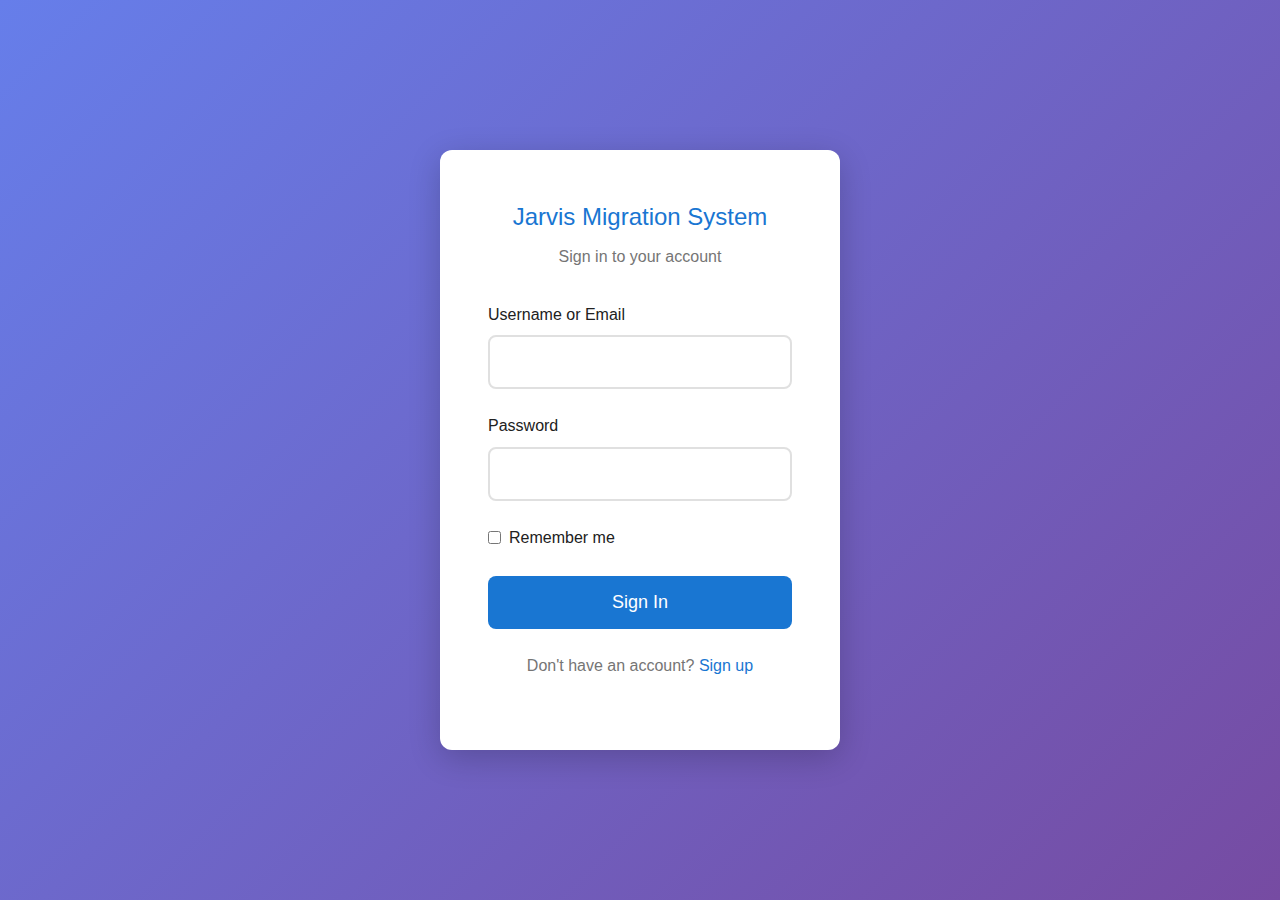
<file: frontend/index.html>
<!DOCTYPE html>
<html lang="en">
<head>
    <meta charset="UTF-8">
    <meta name="viewport" content="width=device-width, initial-scale=1.0">
    <title>Jarvis Migration System</title>
    <link rel="stylesheet" href="css/main.css">
    <link rel="stylesheet" href="css/layout.css">
    <link rel="stylesheet" href="css/components.css">
    <link rel="stylesheet" href="css/utilities.css">
</head>
<body>
    <script src="js/config.js"></script>
    <script src="js/utils.js"></script>
    <script src="js/auth.js"></script>
    <script>
        // Redirect based on authentication status
        if (isAuthenticated()) {
            window.location.href = 'dashboard.html';
        } else {
            window.location.href = 'login.html';
        }
    </script>
</body>
</html>
</file>
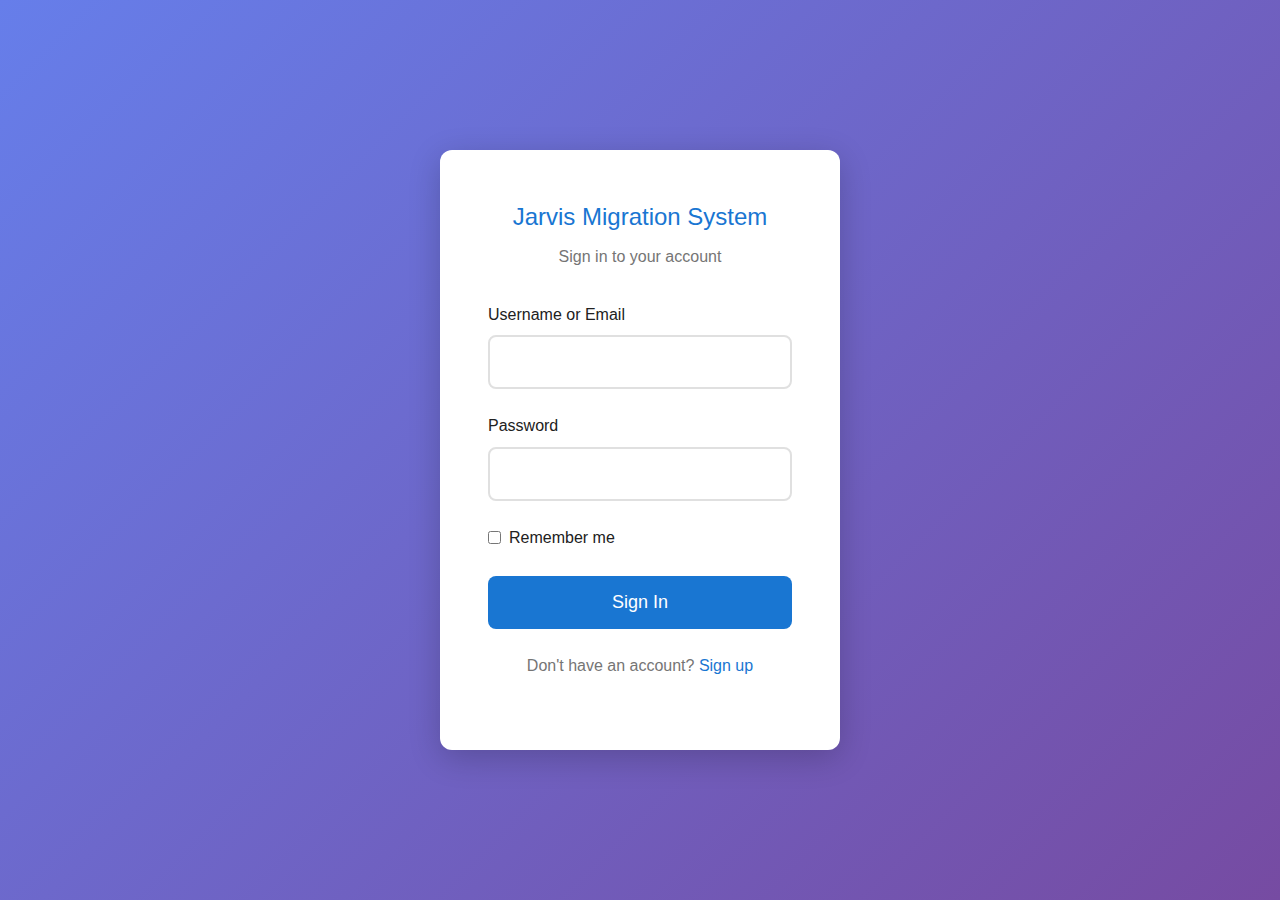
<file: frontend/create-operation.html>
<!DOCTYPE html>
<html lang="en">
<head>
    <meta charset="UTF-8">
    <meta name="viewport" content="width=device-width, initial-scale=1.0">
    <title>Create Operation - Jarvis Migration System</title>
    <link rel="stylesheet" href="css/main.css">
    <link rel="stylesheet" href="css/layout.css">
    <link rel="stylesheet" href="css/components.css">
    <link rel="stylesheet" href="css/utilities.css">
</head>
<body>
    <div id="header"></div>
    <div id="sidebar"></div>
    
    <div class="main-content">
        <div class="page-header">
            <div>
                <a href="operations.html" class="text-secondary">← Back to Operations</a>
                <h1 class="page-title mt-sm">Create Migration Operation</h1>
            </div>
        </div>
        
        <!-- Wizard Progress -->
        <div class="card mb-lg">
            <div class="card-body">
                <div class="wizard-progress">
                    <div class="wizard-step" data-step="1">
                        <div class="wizard-step-number">1</div>
                        <div class="wizard-step-label">Source</div>
                    </div>
                    <div class="wizard-step" data-step="2">
                        <div class="wizard-step-number">2</div>
                        <div class="wizard-step-label">Destination</div>
                    </div>
                    <div class="wizard-step" data-step="3">
                        <div class="wizard-step-number">3</div>
                        <div class="wizard-step-label">Source Config</div>
                    </div>
                    <div class="wizard-step" data-step="4">
                        <div class="wizard-step-number">4</div>
                        <div class="wizard-step-label">Dest Config</div>
                    </div>
                    <div class="wizard-step" data-step="5">
                        <div class="wizard-step-number">5</div>
                        <div class="wizard-step-label">Schedule</div>
                    </div>
                    <div class="wizard-step" data-step="6">
                        <div class="wizard-step-number">6</div>
                        <div class="wizard-step-label">Review</div>
                    </div>
                </div>
            </div>
        </div>
        
        <!-- Wizard Content -->
        <div class="card">
            <div class="card-body">
                <form id="operationForm">
                    <!-- Step 1: Source Selection -->
                    <div class="wizard-content" id="step1">
                        <h2 class="mb-lg">Select Source Database</h2>
                        <div class="source-grid" id="sourceSelection"></div>
                        <div class="form-error" id="sourceError"></div>
                    </div>
                    
                    <!-- Step 2: Destination Selection -->
                    <div class="wizard-content hidden" id="step2">
                        <h2 class="mb-lg">Select Destination Database</h2>
                        <div class="destination-grid" id="destinationSelection"></div>
                        <div class="form-error" id="destinationError"></div>
                    </div>
                    
                    <!-- Step 3: Source Configuration -->
                    <div class="wizard-content hidden" id="step3">
                        <h2 class="mb-lg">Source Configuration</h2>
                        <div id="sourceConfigForm"></div>
                    </div>
                    
                    <!-- Step 4: Destination Configuration -->
                    <div class="wizard-content hidden" id="step4">
                        <h2 class="mb-lg">Destination Configuration</h2>
                        <div id="destinationConfigForm"></div>
                    </div>
                    
                    <!-- Step 5: Schedule -->
                    <div class="wizard-content hidden" id="step5">
                        <h2 class="mb-lg">Schedule & Type</h2>
                        <div class="form-group">
                            <label for="operationType" class="form-label required">Operation Type</label>
                            <select id="operationType" name="operationType" class="form-select" required>
                                <option value="">Select type</option>
                                <option value="full">Full Migration</option>
                                <option value="incremental">Incremental Migration</option>
                            </select>
                            <span class="form-error" id="operationTypeError"></span>
                        </div>
                        
                        <div class="form-group">
                            <label for="scheduleDate" class="form-label required">Schedule Date</label>
                            <input type="date" id="scheduleDate" name="scheduleDate" class="form-input" required>
                            <span class="form-error" id="scheduleDateError"></span>
                        </div>
                        
                        <div class="form-group">
                            <label for="scheduleTime" class="form-label required">Schedule Time</label>
                            <input type="time" id="scheduleTime" name="scheduleTime" class="form-input" required>
                            <span class="form-error" id="scheduleTimeError"></span>
                        </div>
                        
                        <div class="form-group" id="lastSyncTimeGroup" style="display: none;">
                            <label for="lastSyncTime" class="form-label">Last Sync Time (for incremental)</label>
                            <input type="datetime-local" id="lastSyncTime" name="lastSyncTime" class="form-input">
                            <span class="form-help">Leave empty to sync all data</span>
                        </div>
                    </div>
                    
                    <!-- Step 6: Review -->
                    <div class="wizard-content hidden" id="step6">
                        <h2 class="mb-lg">Review & Submit</h2>
                        <div id="reviewContent"></div>
                    </div>
                    
                    <!-- Navigation Buttons -->
                    <div class="wizard-navigation mt-lg">
                        <button type="button" class="btn btn-secondary" id="prevButton" onclick="previousStep()" style="display: none;">Previous</button>
                        <button type="button" class="btn btn-primary" id="nextButton" onclick="nextStep()">Next</button>
                        <button type="submit" class="btn btn-success hidden" id="submitButton">Create Operation</button>
                    </div>
                </form>
            </div>
        </div>
    </div>
    
    <script src="js/config.js?v=2"></script>
    <script src="js/utils.js"></script>
    <script src="js/auth.js"></script>
    <script src="js/api.js"></script>
    <script src="js/components/header.js"></script>
    <script src="js/components/sidebar.js"></script>
    <script src="js/app.js"></script>
    <script src="js/pages/createOperation.js"></script>
    
    <style>
        .wizard-progress {
            display: flex;
            justify-content: space-between;
            align-items: center;
            margin-bottom: var(--spacing-lg);
        }
        
        .wizard-step {
            flex: 1;
            text-align: center;
            position: relative;
        }
        
        .wizard-step::after {
            content: '';
            position: absolute;
            top: 20px;
            left: 50%;
            width: 100%;
            height: 2px;
            background: var(--border);
            z-index: -1;
        }
        
        .wizard-step:last-child::after {
            display: none;
        }
        
        .wizard-step.active .wizard-step-number {
            background: var(--primary);
            color: white;
        }
        
        .wizard-step.completed .wizard-step-number {
            background: var(--success);
            color: white;
        }
        
        .wizard-step-number {
            width: 40px;
            height: 40px;
            border-radius: 50%;
            background: var(--border);
            color: var(--text-secondary);
            display: flex;
            align-items: center;
            justify-content: center;
            margin: 0 auto var(--spacing-sm);
            font-weight: 500;
            position: relative;
            z-index: 1;
        }
        
        .wizard-step-label {
            font-size: var(--font-size-sm);
            color: var(--text-secondary);
        }
        
        .wizard-step.active .wizard-step-label {
            color: var(--primary);
            font-weight: 500;
        }
        
        .wizard-content {
            min-height: 400px;
        }
        
        .wizard-navigation {
            display: flex;
            justify-content: space-between;
            padding-top: var(--spacing-lg);
            border-top: 1px solid var(--border);
        }
        
        .source-grid,
        .destination-grid {
            display: grid;
            grid-template-columns: repeat(auto-fit, minmax(200px, 1fr));
            gap: var(--spacing-md);
            margin-bottom: var(--spacing-lg);
        }
        
        .source-option,
        .destination-option {
            border: 2px solid var(--border);
            border-radius: var(--radius-md);
            padding: var(--spacing-lg);
            text-align: center;
            cursor: pointer;
            transition: var(--transition);
        }
        
        .source-option:hover,
        .destination-option:hover {
            border-color: var(--primary);
            background: var(--background);
        }
        
        .source-option.selected,
        .destination-option.selected {
            border-color: var(--primary);
            background: rgba(25, 118, 210, 0.1);
        }
        
        .source-option-icon,
        .destination-option-icon {
            font-size: 48px;
            margin-bottom: var(--spacing-md);
        }
        
        .source-option-label,
        .destination-option-label {
            font-weight: 500;
            color: var(--text-primary);
        }
    </style>
</body>
</html>
</file>
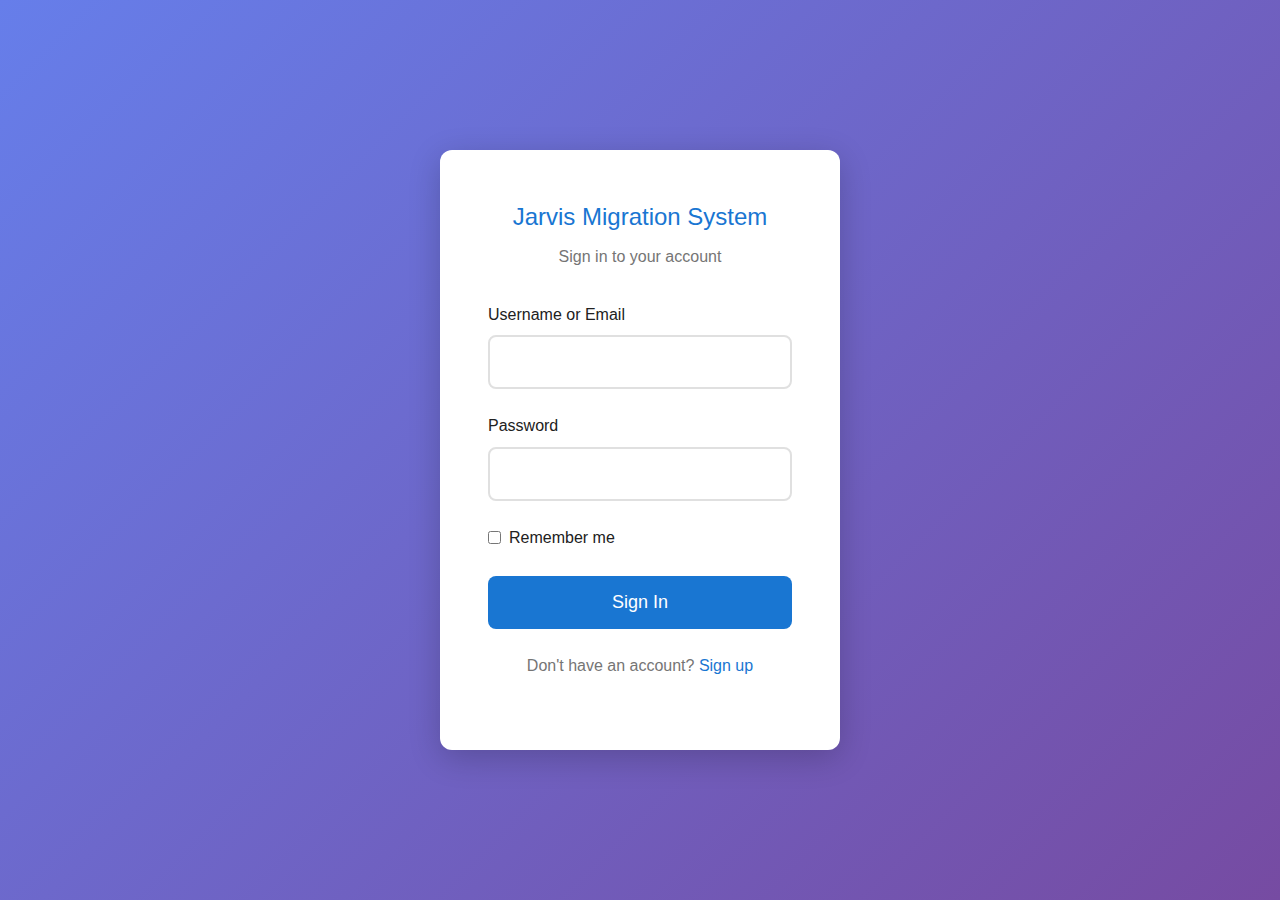
<file: frontend/dashboard.html>
<!DOCTYPE html>
<html lang="en">
<head>
    <meta charset="UTF-8">
    <meta name="viewport" content="width=device-width, initial-scale=1.0">
    <title>Dashboard - Jarvis Migration System</title>
    <link rel="stylesheet" href="css/main.css">
    <link rel="stylesheet" href="css/layout.css">
    <link rel="stylesheet" href="css/components.css">
    <link rel="stylesheet" href="css/utilities.css">
</head>
<body>
    <div id="header"></div>
    <div id="sidebar"></div>
    
    <div class="main-content">
        <div class="page-header">
            <h1 class="page-title">Dashboard</h1>
            <div class="page-actions">
                <a href="create-operation.html" class="btn btn-primary">
                    ➕ Create Operation
                </a>
            </div>
        </div>
        
        <!-- Stats Cards -->
        <div id="statsContainer"></div>
        
        <!-- Recent Operations -->
        <div class="card">
            <div class="card-header">
                <h2 class="card-title">Recent Operations</h2>
                <a href="operations.html" class="btn btn-outline btn-sm">View All</a>
            </div>
            <div class="card-body">
                <div id="recentOperationsContainer">
                    <div class="loading">
                        <div class="spinner"></div>
                    </div>
                </div>
            </div>
        </div>
    </div>
    
    <script src="js/config.js"></script>
    <script src="js/utils.js"></script>
    <script src="js/auth.js"></script>
    <script src="js/api.js"></script>
    <script src="js/components/header.js"></script>
    <script src="js/components/sidebar.js"></script>
    <script src="js/components/statsCard.js"></script>
    <script src="js/components/statusBadge.js"></script>
    <script src="js/app.js"></script>
    <script src="js/pages/dashboard.js"></script>
</body>
</html>
</file>
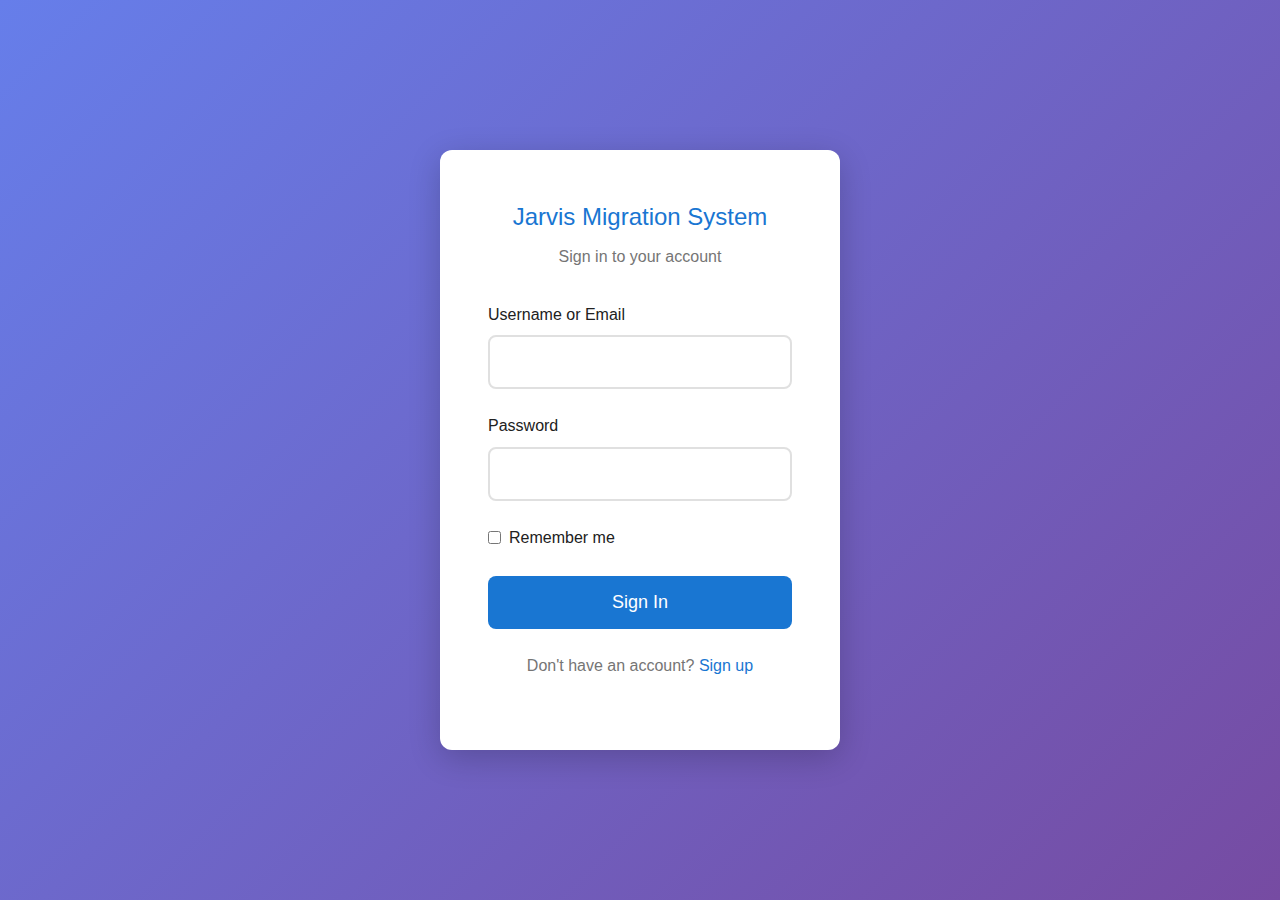
<file: frontend/databases.html>
<!DOCTYPE html>
<html lang="en">
<head>
    <meta charset="UTF-8">
    <meta name="viewport" content="width=device-width, initial-scale=1.0">
    <title>Database Masters - Jarvis Migration System</title>
    <link rel="stylesheet" href="css/main.css">
    <link rel="stylesheet" href="css/layout.css">
    <link rel="stylesheet" href="css/components.css">
    <link rel="stylesheet" href="css/utilities.css">
</head>
<body>
    <div id="header"></div>
    <div id="sidebar"></div>
    
    <div class="main-content">
        <div class="page-header">
            <h1 class="page-title">Database Masters</h1>
            <div class="page-actions">
                <button class="btn btn-primary" onclick="showAddDatabaseModal()">
                    ➕ Add Database Master
                </button>
            </div>
        </div>
        
        <!-- Database Masters List -->
        <div id="databasesContainer">
            <div class="loading">
                <div class="spinner"></div>
            </div>
        </div>
    </div>
    
    <!-- Add/Edit Modal -->
    <div class="modal-overlay hidden" id="databaseModal">
        <div class="modal">
            <div class="modal-header">
                <h3 class="modal-title" id="modalTitle">Add Database Master</h3>
                <button class="modal-close" onclick="closeDatabaseModal()">×</button>
            </div>
            <div class="modal-body">
                <form id="databaseForm">
                    <input type="hidden" id="databaseId">
                    
                    <div class="form-group">
                        <label for="databaseName" class="form-label required">Name</label>
                        <input type="text" id="databaseName" class="form-input" required placeholder="e.g., Universal Migration Service">
                        <span class="form-help">Name of the microservice</span>
                        <span class="form-error" id="databaseNameError"></span>
                    </div>
                    
                    <div class="form-group">
                        <label for="databaseUrl" class="form-label required">Service URL</label>
                        <input type="url" id="databaseUrl" class="form-input" required placeholder="http://localhost:5011">
                        <span class="form-help">Full URL of the microservice API</span>
                        <span class="form-error" id="databaseUrlError"></span>
                    </div>
                </form>
            </div>
            <div class="modal-footer">
                <button type="button" class="btn btn-secondary" onclick="closeDatabaseModal()">Cancel</button>
                <button type="button" class="btn btn-primary" onclick="saveDatabase()">Save</button>
            </div>
        </div>
    </div>
    
    <script src="js/config.js"></script>
    <script src="js/utils.js"></script>
    <script src="js/auth.js"></script>
    <script src="js/api.js"></script>
    <script src="js/components/header.js"></script>
    <script src="js/components/sidebar.js"></script>
    <script src="js/components/modal.js"></script>
    <script src="js/app.js"></script>
    <script src="js/pages/databases.js"></script>
</body>
</html>
</file>
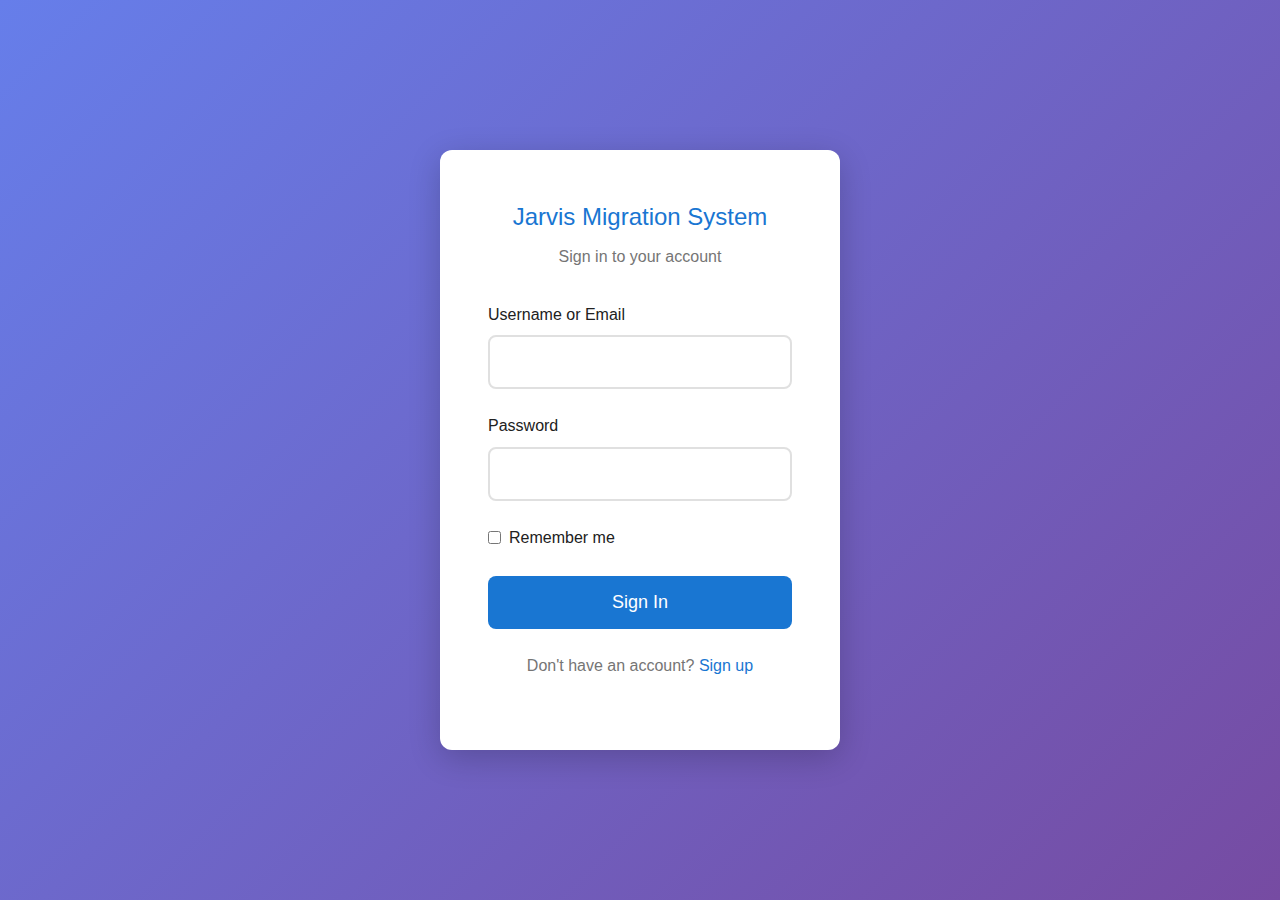
<file: frontend/login.html>
<!DOCTYPE html>
<html lang="en">
<head>
    <meta charset="UTF-8">
    <meta name="viewport" content="width=device-width, initial-scale=1.0">
    <title>Login - Jarvis Migration System</title>
    <link rel="stylesheet" href="css/main.css">
    <link rel="stylesheet" href="css/layout.css">
    <link rel="stylesheet" href="css/components.css">
    <link rel="stylesheet" href="css/utilities.css">
</head>
<body>
    <div class="login-container">
        <div class="login-card">
            <div class="login-header">
                <h1>Jarvis Migration System</h1>
                <p class="text-secondary">Sign in to your account</p>
            </div>
            
            <form id="loginForm" class="login-form">
                <div class="form-group">
                    <label for="username" class="form-label">Username or Email</label>
                    <input 
                        type="text" 
                        id="username" 
                        name="username" 
                        class="form-input" 
                        required
                        autocomplete="username"
                    >
                    <span class="form-error" id="usernameError"></span>
                </div>
                
                <div class="form-group">
                    <label for="password" class="form-label">Password</label>
                    <input 
                        type="password" 
                        id="password" 
                        name="password" 
                        class="form-input" 
                        required
                        autocomplete="current-password"
                    >
                    <span class="form-error" id="passwordError"></span>
                </div>
                
                <div class="form-group">
                    <label class="form-checkbox-label">
                        <input type="checkbox" id="remember" name="remember" class="form-checkbox">
                        <span>Remember me</span>
                    </label>
                </div>
                
                <div class="form-group">
                    <button type="submit" class="btn btn-primary btn-lg w-full">
                        Sign In
                    </button>
                </div>
                
                <div class="form-group text-center">
                    <p class="text-secondary">
                        Don't have an account? 
                        <a href="register.html">Sign up</a>
                    </p>
                </div>
            </form>
            
            <div id="errorMessage" class="form-error text-center mt-md hidden"></div>
        </div>
    </div>
    
    <script src="js/config.js"></script>
    <script src="js/utils.js"></script>
    <script src="js/auth.js"></script>
    <script src="js/api.js"></script>
    <script src="js/pages/login.js"></script>
    
    <style>
        .login-container {
            min-height: 100vh;
            display: flex;
            align-items: center;
            justify-content: center;
            background: linear-gradient(135deg, #667eea 0%, #764ba2 100%);
            padding: var(--spacing-lg);
        }
        
        .login-card {
            background: var(--surface);
            border-radius: var(--radius-lg);
            box-shadow: 0 8px 32px rgba(0, 0, 0, 0.2);
            padding: var(--spacing-xxl);
            width: 100%;
            max-width: 400px;
        }
        
        .login-header {
            text-align: center;
            margin-bottom: var(--spacing-xl);
        }
        
        .login-header h1 {
            color: var(--primary);
            margin-bottom: var(--spacing-sm);
        }
        
        .login-form {
            margin-top: var(--spacing-lg);
        }
        
        .w-full {
            width: 100%;
        }
    </style>
</body>
</html>
</file>
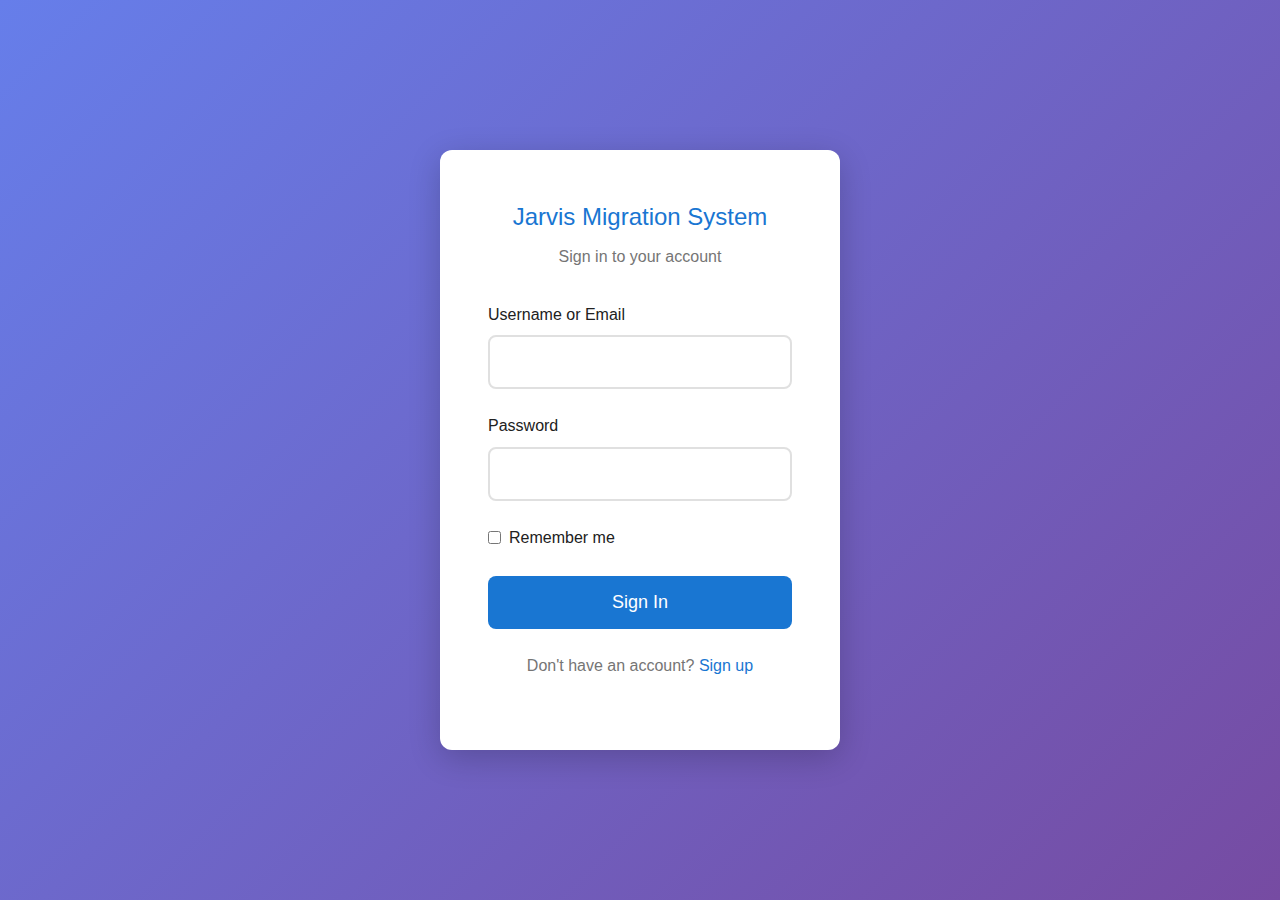
<file: frontend/operation-detail.html>
<!DOCTYPE html>
<html lang="en">
<head>
    <meta charset="UTF-8">
    <meta name="viewport" content="width=device-width, initial-scale=1.0">
    <title>Operation Details - Jarvis Migration System</title>
    <link rel="stylesheet" href="css/main.css">
    <link rel="stylesheet" href="css/layout.css">
    <link rel="stylesheet" href="css/components.css">
    <link rel="stylesheet" href="css/utilities.css">
</head>
<body>
    <div id="header"></div>
    <div id="sidebar"></div>
    
    <div class="main-content">
        <div class="page-header">
            <div>
                <a href="operations.html" class="text-secondary">← Back to Operations</a>
                <h1 class="page-title mt-sm">Operation #<span id="operationId">-</span></h1>
            </div>
            <div class="page-actions" id="operationActions"></div>
        </div>
        
        <!-- Operation Status -->
        <div class="card mb-lg">
            <div class="card-body">
                <div class="d-flex justify-between align-center flex-wrap gap-md">
                    <div>
                        <div class="mb-sm">
                            <span class="text-secondary">Status: </span>
                            <span id="operationStatus"></span>
                        </div>
                        <div class="mb-sm">
                            <span class="text-secondary">Type: </span>
                            <span id="operationType"></span>
                        </div>
                        <div>
                            <span class="text-secondary">Source: </span>
                            <span id="operationSource"></span>
                        </div>
                    </div>
                    <div id="operationTimeline"></div>
                </div>
            </div>
        </div>
        
        <!-- Migration Results -->
        <div class="card mb-lg" id="resultsCard" style="display: none;">
            <div class="card-header">
                <h2 class="card-title">Migration Results</h2>
            </div>
            <div class="card-body" id="resultsContainer"></div>
        </div>
        
        <!-- Configuration -->
        <div class="card mb-lg">
            <div class="card-header">
                <h2 class="card-title">Configuration</h2>
            </div>
            <div class="card-body" id="configContainer"></div>
        </div>
        
        <!-- Error Message -->
        <div class="card" id="errorCard" style="display: none;">
            <div class="card-body">
                <div class="text-error">
                    <strong>Error:</strong>
                    <p id="errorMessage"></p>
                </div>
            </div>
        </div>
    </div>
    
    <script src="js/config.js"></script>
    <script src="js/utils.js"></script>
    <script src="js/auth.js"></script>
    <script src="js/api.js"></script>
    <script src="js/components/header.js"></script>
    <script src="js/components/sidebar.js"></script>
    <script src="js/components/statusBadge.js"></script>
    <script src="js/components/modal.js"></script>
    <script src="js/app.js"></script>
    <script src="js/pages/operationDetail.js"></script>
</body>
</html>
</file>
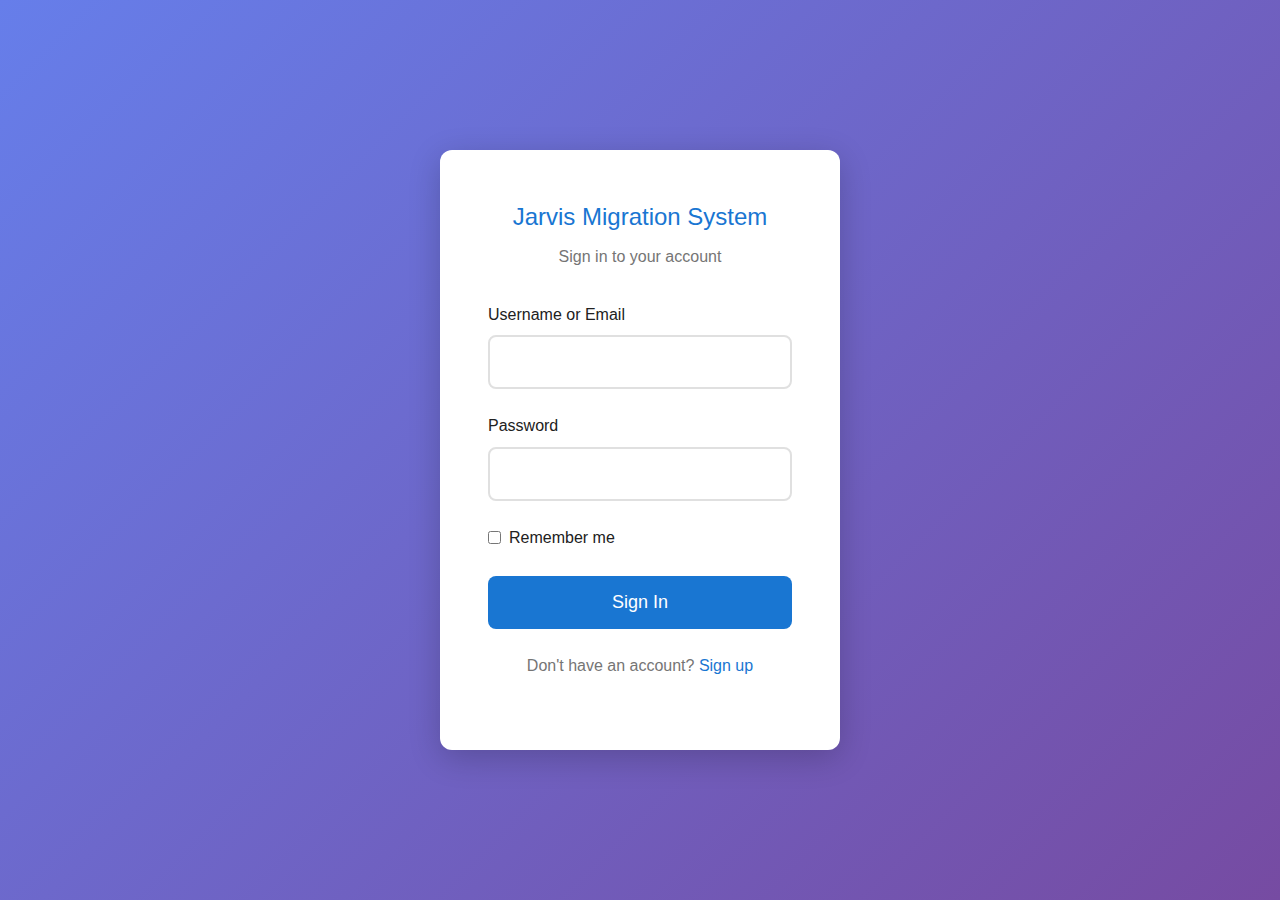
<file: frontend/operations.html>
<!DOCTYPE html>
<html lang="en">
<head>
    <meta charset="UTF-8">
    <meta name="viewport" content="width=device-width, initial-scale=1.0">
    <title>Operations - Jarvis Migration System</title>
    <link rel="stylesheet" href="css/main.css">
    <link rel="stylesheet" href="css/layout.css">
    <link rel="stylesheet" href="css/components.css">
    <link rel="stylesheet" href="css/utilities.css">
</head>
<body>
    <div id="header"></div>
    <div id="sidebar"></div>
    
    <div class="main-content">
        <div class="page-header">
            <h1 class="page-title">Operations</h1>
            <div class="page-actions">
                <a href="create-operation.html" class="btn btn-primary">
                    ➕ Create Operation
                </a>
            </div>
        </div>
        
        <!-- Filters -->
        <div class="card mb-lg">
            <div class="card-body">
                <div class="d-flex gap-md flex-wrap">
                    <div class="form-group" style="flex: 1; min-width: 200px;">
                        <label for="statusFilter" class="form-label">Status</label>
                        <select id="statusFilter" class="form-select">
                            <option value="">All Status</option>
                            <option value="pending">Pending</option>
                            <option value="running">Running</option>
                            <option value="completed">Completed</option>
                            <option value="failed">Failed</option>
                        </select>
                    </div>
                    
                    <div class="form-group" style="flex: 1; min-width: 200px;">
                        <label for="typeFilter" class="form-label">Type</label>
                        <select id="typeFilter" class="form-select">
                            <option value="">All Types</option>
                            <option value="full">Full</option>
                            <option value="incremental">Incremental</option>
                        </select>
                    </div>
                    
                    <div class="form-group" style="flex: 1; min-width: 200px;">
                        <label for="searchInput" class="form-label">Search</label>
                        <input type="text" id="searchInput" class="form-input" placeholder="Search operations...">
                    </div>
                    
                    <div class="form-group d-flex align-end">
                        <button id="clearFilters" class="btn btn-secondary">Clear</button>
                    </div>
                </div>
            </div>
        </div>
        
        <!-- Operations Table -->
        <div class="card">
            <div class="card-body">
                <div id="operationsContainer">
                    <div class="loading">
                        <div class="spinner"></div>
                    </div>
                </div>
            </div>
        </div>
    </div>
    
    <script src="js/config.js?v=2"></script>
    <script src="js/utils.js?v=2"></script>
    <script src="js/auth.js?v=2"></script>
    <script src="js/api.js?v=2"></script>
    <script src="js/components/header.js?v=2"></script>
    <script src="js/components/sidebar.js?v=2"></script>
    <script src="js/components/statusBadge.js?v=2"></script>
    <script src="js/components/modal.js?v=2"></script>
    <script src="js/app.js?v=2"></script>
    <script src="js/pages/operations.js?v=2"></script>
</body>
</html>
</file>
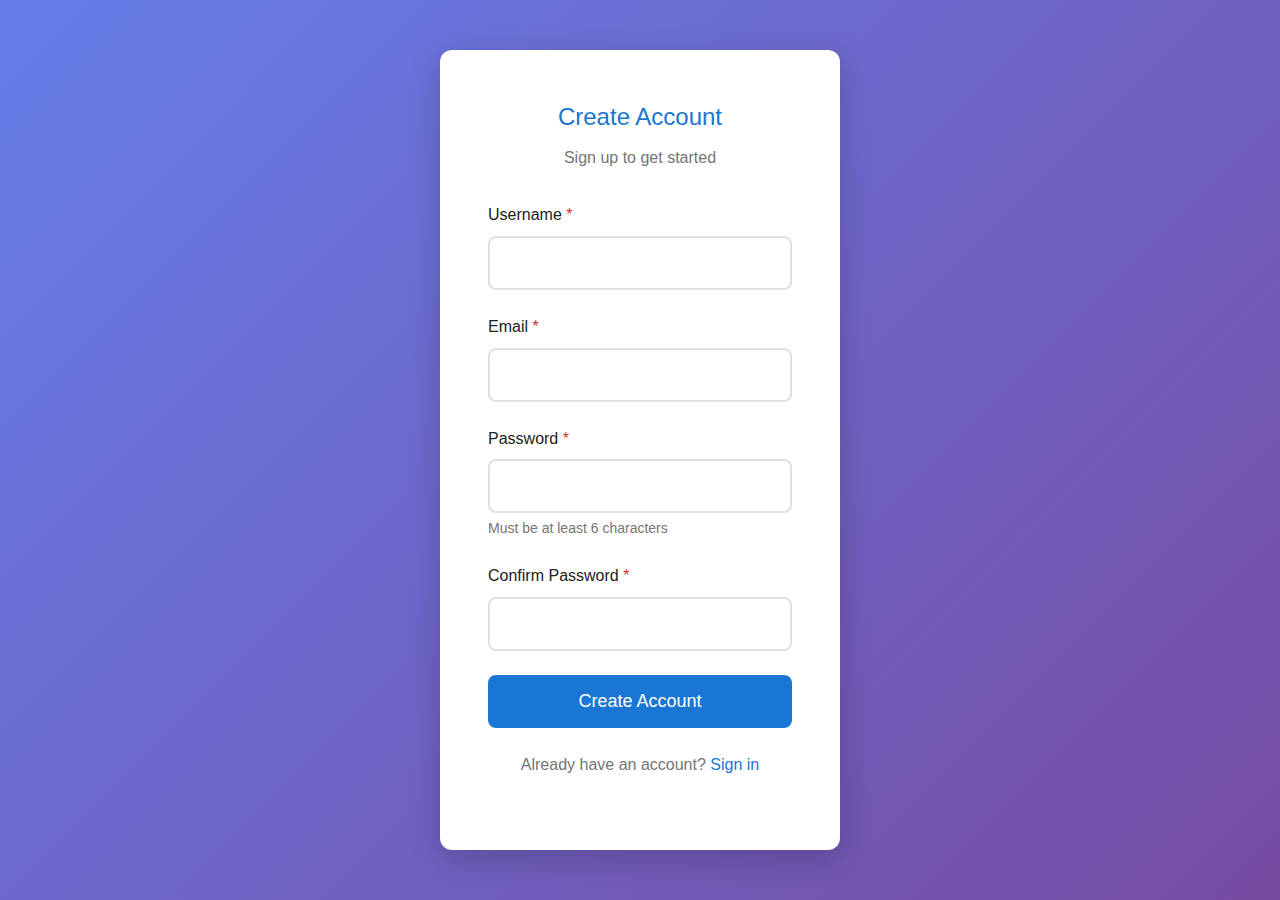
<file: frontend/register.html>
<!DOCTYPE html>
<html lang="en">
<head>
    <meta charset="UTF-8">
    <meta name="viewport" content="width=device-width, initial-scale=1.0">
    <title>Register - Jarvis Migration System</title>
    <link rel="stylesheet" href="css/main.css">
    <link rel="stylesheet" href="css/layout.css">
    <link rel="stylesheet" href="css/components.css">
    <link rel="stylesheet" href="css/utilities.css">
</head>
<body>
    <div class="login-container">
        <div class="login-card">
            <div class="login-header">
                <h1>Create Account</h1>
                <p class="text-secondary">Sign up to get started</p>
            </div>
            
            <form id="registerForm" class="login-form">
                <div class="form-group">
                    <label for="username" class="form-label required">Username</label>
                    <input 
                        type="text" 
                        id="username" 
                        name="username" 
                        class="form-input" 
                        required
                        autocomplete="username"
                        minlength="3"
                    >
                    <span class="form-error" id="usernameError"></span>
                </div>
                
                <div class="form-group">
                    <label for="email" class="form-label required">Email</label>
                    <input 
                        type="email" 
                        id="email" 
                        name="email" 
                        class="form-input" 
                        required
                        autocomplete="email"
                    >
                    <span class="form-error" id="emailError"></span>
                </div>
                
                <div class="form-group">
                    <label for="password" class="form-label required">Password</label>
                    <input 
                        type="password" 
                        id="password" 
                        name="password" 
                        class="form-input" 
                        required
                        autocomplete="new-password"
                        minlength="6"
                    >
                    <span class="form-error" id="passwordError"></span>
                    <span class="form-help">Must be at least 6 characters</span>
                </div>
                
                <div class="form-group">
                    <label for="confirmPassword" class="form-label required">Confirm Password</label>
                    <input 
                        type="password" 
                        id="confirmPassword" 
                        name="confirmPassword" 
                        class="form-input" 
                        required
                        autocomplete="new-password"
                    >
                    <span class="form-error" id="confirmPasswordError"></span>
                </div>
                
                <div class="form-group">
                    <button type="submit" class="btn btn-primary btn-lg w-full">
                        Create Account
                    </button>
                </div>
                
                <div class="form-group text-center">
                    <p class="text-secondary">
                        Already have an account? 
                        <a href="login.html">Sign in</a>
                    </p>
                </div>
            </form>
            
            <div id="errorMessage" class="form-error text-center mt-md hidden"></div>
        </div>
    </div>
    
    <script src="js/config.js"></script>
    <script src="js/utils.js"></script>
    <script src="js/auth.js"></script>
    <script src="js/api.js"></script>
    <script src="js/pages/register.js"></script>
    
    <style>
        .login-container {
            min-height: 100vh;
            display: flex;
            align-items: center;
            justify-content: center;
            background: linear-gradient(135deg, #667eea 0%, #764ba2 100%);
            padding: var(--spacing-lg);
        }
        
        .login-card {
            background: var(--surface);
            border-radius: var(--radius-lg);
            box-shadow: 0 8px 32px rgba(0, 0, 0, 0.2);
            padding: var(--spacing-xxl);
            width: 100%;
            max-width: 400px;
        }
        
        .login-header {
            text-align: center;
            margin-bottom: var(--spacing-xl);
        }
        
        .login-header h1 {
            color: var(--primary);
            margin-bottom: var(--spacing-sm);
        }
        
        .login-form {
            margin-top: var(--spacing-lg);
        }
        
        .w-full {
            width: 100%;
        }
    </style>
</body>
</html>
</file>
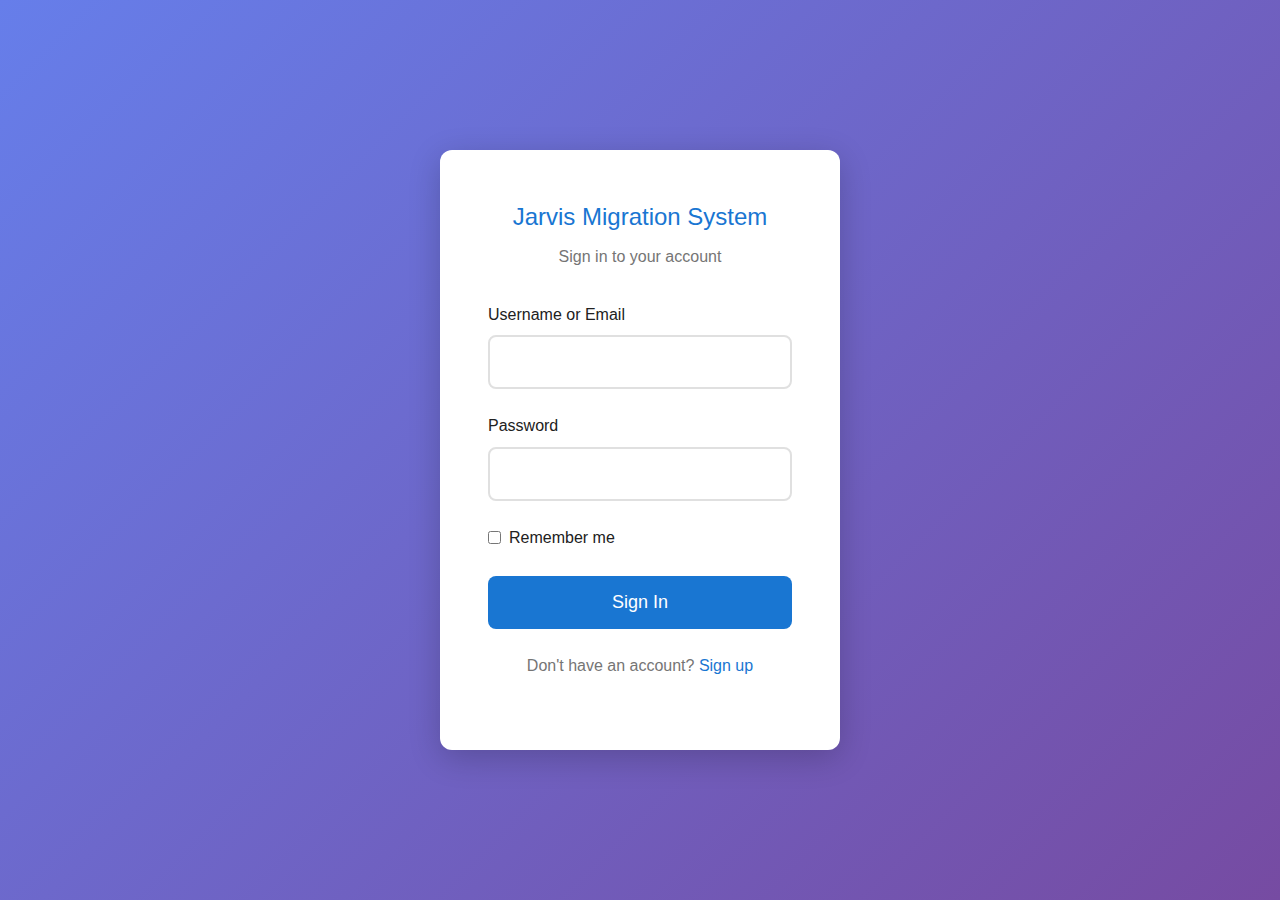
<file: frontend/services.html>
<!DOCTYPE html>
<html lang="en">
<head>
    <meta charset="UTF-8">
    <meta name="viewport" content="width=device-width, initial-scale=1.0">
    <title>Service Manager - Jarvis Migration System</title>
    <link rel="stylesheet" href="css/main.css">
    <link rel="stylesheet" href="css/layout.css">
    <link rel="stylesheet" href="css/components.css">
    <link rel="stylesheet" href="css/utilities.css">
</head>
<body>
    <div id="header"></div>
    <div id="sidebar"></div>
    
    <div class="main-content">
        <div class="page-header">
            <h1 class="page-title">Service Manager</h1>
        </div>
        
        <!-- Informational Message -->
        <div class="card mb-lg" style="background: #e3f2fd; border-left: 4px solid #2196f3;">
            <div class="card-body">
                <div style="display: flex; align-items: center; gap: var(--spacing-md);">
                    <div style="font-size: 24px;">ℹ️</div>
                    <div>
                        <div style="font-weight: 500; margin-bottom: var(--spacing-xs);">Services Auto-Start</div>
                        <div class="text-sm" style="color: var(--text-secondary);">
                            Services automatically start when the main backend starts. To restart services, restart the main backend.
                            This page shows the current status of all services.
                        </div>
                    </div>
                </div>
            </div>
        </div>
        
        <!-- Service Status Dashboard -->
        <div id="serviceStatsContainer" class="mb-lg"></div>
        
        <!-- Services Grid -->
        <div id="servicesContainer"></div>
    </div>
    
    <script src="js/config.js"></script>
    <script src="js/utils.js"></script>
    <script src="js/auth.js"></script>
    <script src="js/api.js"></script>
    <script src="js/components/header.js"></script>
    <script src="js/components/sidebar.js"></script>
    <script src="js/components/statusBadge.js"></script>
    <script src="js/components/statsCard.js"></script>
    <script src="js/app.js"></script>
    <script src="js/pages/services.js"></script>
</body>
</html>
</file>
<file: frontend/css/main.css>
/* Main Stylesheet - Base Styles */

* {
    margin: 0;
    padding: 0;
    box-sizing: border-box;
}

:root {
    /* Colors */
    --primary: #1976d2;
    --primary-dark: #1565c0;
    --primary-light: #42a5f5;
    --success: #2e7d32;
    --warning: #ed6c02;
    --error: #d32f2f;
    --info: #0288d1;
    --background: #f5f5f5;
    --surface: #ffffff;
    --text-primary: #212121;
    --text-secondary: #757575;
    --border: #e0e0e0;
    --shadow: rgba(0, 0, 0, 0.1);
    
    /* Spacing */
    --spacing-xs: 4px;
    --spacing-sm: 8px;
    --spacing-md: 16px;
    --spacing-lg: 24px;
    --spacing-xl: 32px;
    --spacing-xxl: 48px;
    
    /* Typography */
    --font-family: 'Roboto', 'Segoe UI', Arial, sans-serif;
    --font-size-xs: 12px;
    --font-size-sm: 14px;
    --font-size-md: 16px;
    --font-size-lg: 18px;
    --font-size-xl: 20px;
    --font-size-xxl: 24px;
    
    /* Border Radius */
    --radius-sm: 4px;
    --radius-md: 8px;
    --radius-lg: 12px;
    
    /* Transitions */
    --transition: all 0.3s ease;
}

body {
    font-family: var(--font-family);
    font-size: var(--font-size-md);
    color: var(--text-primary);
    background-color: var(--background);
    line-height: 1.6;
    -webkit-font-smoothing: antialiased;
    -moz-osx-font-smoothing: grayscale;
}

h1, h2, h3, h4, h5, h6 {
    font-weight: 500;
    margin-bottom: var(--spacing-md);
    color: var(--text-primary);
}

h1 { font-size: var(--font-size-xxl); }
h2 { font-size: var(--font-size-xl); }
h3 { font-size: var(--font-size-lg); }
h4 { font-size: var(--font-size-md); }

p {
    margin-bottom: var(--spacing-md);
}

a {
    color: var(--primary);
    text-decoration: none;
    transition: var(--transition);
}

a:hover {
    color: var(--primary-dark);
    text-decoration: underline;
}

img {
    max-width: 100%;
    height: auto;
}

/* Loading Spinner */
.spinner {
    border: 3px solid var(--border);
    border-top: 3px solid var(--primary);
    border-radius: 50%;
    width: 40px;
    height: 40px;
    animation: spin 1s linear infinite;
    margin: var(--spacing-lg) auto;
}

@keyframes spin {
    0% { transform: rotate(0deg); }
    100% { transform: rotate(360deg); }
}

.loading {
    display: flex;
    align-items: center;
    justify-content: center;
    min-height: 200px;
}

/* Toast Notifications */
.toast {
    position: fixed;
    bottom: var(--spacing-lg);
    right: var(--spacing-lg);
    padding: var(--spacing-md) var(--spacing-lg);
    background: var(--surface);
    border-radius: var(--radius-md);
    box-shadow: 0 4px 12px var(--shadow);
    z-index: 10000;
    opacity: 0;
    transform: translateY(20px);
    transition: var(--transition);
    max-width: 400px;
    border-left: 4px solid var(--info);
}

.toast.show {
    opacity: 1;
    transform: translateY(0);
}

.toast-success {
    border-left-color: var(--success);
}

.toast-error {
    border-left-color: var(--error);
}

.toast-warning {
    border-left-color: var(--warning);
}

.toast-info {
    border-left-color: var(--info);
}

/* Utility Classes */
.text-center {
    text-align: center;
}

.text-right {
    text-align: right;
}

.text-primary {
    color: var(--primary);
}

.text-success {
    color: var(--success);
}

.text-error {
    color: var(--error);
}

.text-secondary {
    color: var(--text-secondary);
}

.mt-sm { margin-top: var(--spacing-sm); }
.mt-md { margin-top: var(--spacing-md); }
.mt-lg { margin-top: var(--spacing-lg); }
.mb-sm { margin-bottom: var(--spacing-sm); }
.mb-md { margin-bottom: var(--spacing-md); }
.mb-lg { margin-bottom: var(--spacing-lg); }

.hidden {
    display: none !important;
}

.visible {
    display: block !important;
}

/* Responsive */
@media (max-width: 768px) {
    :root {
        --font-size-xxl: 20px;
        --font-size-xl: 18px;
        --font-size-lg: 16px;
    }
    
    .toast {
        right: var(--spacing-md);
        bottom: var(--spacing-md);
        max-width: calc(100% - 32px);
    }
}
</file>
<file: frontend/css/layout.css>
/* Layout Styles */

/* Container */
.container {
    max-width: 1200px;
    margin: 0 auto;
    padding: 0 var(--spacing-md);
}

.container-fluid {
    width: 100%;
    padding: 0 var(--spacing-md);
}

/* Header */
.header {
    background: var(--surface);
    box-shadow: 0 2px 4px var(--shadow);
    padding: var(--spacing-md) var(--spacing-lg);
    position: sticky;
    top: 0;
    z-index: 1000;
    display: flex;
    justify-content: space-between;
    align-items: center;
}

.header-logo {
    font-size: var(--font-size-xl);
    font-weight: 600;
    color: var(--primary);
}

.header-user {
    display: flex;
    align-items: center;
    gap: var(--spacing-md);
}

.header-user-name {
    color: var(--text-primary);
}

.header-user-menu {
    position: relative;
}

.user-menu-button {
    background: none;
    border: none;
    cursor: pointer;
    padding: var(--spacing-sm);
    border-radius: var(--radius-md);
    transition: var(--transition);
}

.user-menu-button:hover {
    background: var(--background);
}

.user-menu-dropdown {
    position: absolute;
    top: 100%;
    right: 0;
    background: var(--surface);
    box-shadow: 0 4px 12px var(--shadow);
    border-radius: var(--radius-md);
    min-width: 200px;
    margin-top: var(--spacing-sm);
    display: none;
}

.user-menu-dropdown.show {
    display: block;
}

.user-menu-item {
    padding: var(--spacing-md);
    cursor: pointer;
    transition: var(--transition);
    border-bottom: 1px solid var(--border);
}

.user-menu-item:last-child {
    border-bottom: none;
}

.user-menu-item:hover {
    background: var(--background);
}

/* Sidebar */
.sidebar {
    width: 250px;
    background: var(--surface);
    box-shadow: 2px 0 4px var(--shadow);
    height: calc(100vh - 60px);
    position: fixed;
    left: 0;
    top: 60px;
    overflow-y: auto;
    z-index: 999;
    transition: var(--transition);
}

.sidebar-nav {
    list-style: none;
    padding: var(--spacing-md) 0;
}

.sidebar-nav-item {
    margin-bottom: var(--spacing-xs);
}

.sidebar-nav-link {
    display: flex;
    align-items: center;
    padding: var(--spacing-md) var(--spacing-lg);
    color: var(--text-primary);
    text-decoration: none;
    transition: var(--transition);
    border-left: 3px solid transparent;
}

.sidebar-nav-link:hover {
    background: var(--background);
    border-left-color: var(--primary);
}

.sidebar-nav-link.active {
    background: var(--background);
    border-left-color: var(--primary);
    color: var(--primary);
    font-weight: 500;
}

.sidebar-nav-icon {
    margin-right: var(--spacing-md);
    width: 20px;
    text-align: center;
}

/* Main Content */
.main-content {
    margin-left: 250px;
    padding: var(--spacing-lg);
    min-height: calc(100vh - 60px);
    transition: var(--transition);
}

/* Page Header */
.page-header {
    display: flex;
    justify-content: space-between;
    align-items: center;
    margin-bottom: var(--spacing-lg);
    padding-bottom: var(--spacing-md);
    border-bottom: 2px solid var(--border);
}

.page-title {
    font-size: var(--font-size-xxl);
    font-weight: 500;
    color: var(--text-primary);
}

.page-actions {
    display: flex;
    gap: var(--spacing-md);
}

/* Responsive */
@media (max-width: 768px) {
    .sidebar {
        transform: translateX(-100%);
    }
    
    .sidebar.open {
        transform: translateX(0);
    }
    
    .main-content {
        margin-left: 0;
    }
    
    .header {
        padding: var(--spacing-md);
    }
    
    .page-header {
        flex-direction: column;
        align-items: flex-start;
        gap: var(--spacing-md);
    }
    
    .page-actions {
        width: 100%;
    }
}

/* Mobile Menu Toggle */
.mobile-menu-toggle {
    display: none;
    background: none;
    border: none;
    font-size: var(--font-size-xl);
    cursor: pointer;
    padding: var(--spacing-sm);
}

@media (max-width: 768px) {
    .mobile-menu-toggle {
        display: block;
    }
}
</file>
<file: frontend/css/components.css>
/* Component Styles */

/* Buttons */
.btn {
    display: inline-flex;
    align-items: center;
    justify-content: center;
    padding: var(--spacing-sm) var(--spacing-lg);
    border: none;
    border-radius: var(--radius-md);
    font-size: var(--font-size-md);
    font-weight: 500;
    cursor: pointer;
    transition: var(--transition);
    text-decoration: none;
    gap: var(--spacing-sm);
}

.btn:disabled {
    opacity: 0.6;
    cursor: not-allowed;
}

.btn-primary {
    background: var(--primary);
    color: white;
}

.btn-primary:hover:not(:disabled) {
    background: var(--primary-dark);
}

.btn-secondary {
    background: var(--text-secondary);
    color: white;
}

.btn-secondary:hover:not(:disabled) {
    background: var(--text-primary);
}

.btn-success {
    background: var(--success);
    color: white;
}

.btn-success:hover:not(:disabled) {
    background: #1b5e20;
}

.btn-danger {
    background: var(--error);
    color: white;
}

.btn-danger:hover:not(:disabled) {
    background: #c62828;
}

.btn-outline {
    background: transparent;
    border: 2px solid var(--primary);
    color: var(--primary);
}

.btn-outline:hover:not(:disabled) {
    background: var(--primary);
    color: white;
}

.btn-sm {
    padding: var(--spacing-xs) var(--spacing-md);
    font-size: var(--font-size-sm);
}

.btn-lg {
    padding: var(--spacing-md) var(--spacing-xl);
    font-size: var(--font-size-lg);
}

/* Cards */
.card {
    background: var(--surface);
    border-radius: var(--radius-lg);
    box-shadow: 0 2px 8px var(--shadow);
    padding: var(--spacing-lg);
    margin-bottom: var(--spacing-lg);
    transition: var(--transition);
}

.card:hover {
    box-shadow: 0 4px 12px var(--shadow);
}

.card-header {
    display: flex;
    justify-content: space-between;
    align-items: center;
    margin-bottom: var(--spacing-md);
    padding-bottom: var(--spacing-md);
    border-bottom: 1px solid var(--border);
}

.card-title {
    font-size: var(--font-size-lg);
    font-weight: 500;
    color: var(--text-primary);
}

.card-body {
    color: var(--text-secondary);
}

.card-footer {
    margin-top: var(--spacing-md);
    padding-top: var(--spacing-md);
    border-top: 1px solid var(--border);
    display: flex;
    justify-content: flex-end;
    gap: var(--spacing-md);
}

/* Status Badge */
.badge {
    display: inline-block;
    padding: var(--spacing-xs) var(--spacing-md);
    border-radius: var(--radius-sm);
    font-size: var(--font-size-xs);
    font-weight: 500;
    text-transform: uppercase;
    letter-spacing: 0.5px;
}

.badge-pending {
    background: #e0e0e0;
    color: var(--text-primary);
}

.badge-running {
    background: #e3f2fd;
    color: var(--info);
}

.badge-completed {
    background: #e8f5e9;
    color: var(--success);
}

.badge-failed {
    background: #ffebee;
    color: var(--error);
}

.badge-cancelled {
    background: #fff3e0;
    color: #f57c00;
}

.badge-error {
    background: #ffebee;
    color: var(--error);
}

.badge-stopped {
    background: #e0e0e0;
    color: var(--text-secondary);
}

.badge-not_found {
    background: #e0e0e0;
    color: var(--text-secondary);
}

/* Forms */
.form-group {
    margin-bottom: var(--spacing-lg);
}

.form-label {
    display: block;
    margin-bottom: var(--spacing-sm);
    font-weight: 500;
    color: var(--text-primary);
}

.form-label.required::after {
    content: ' *';
    color: var(--error);
}

.form-input,
.form-select,
.form-textarea {
    width: 100%;
    padding: var(--spacing-md);
    border: 2px solid var(--border);
    border-radius: var(--radius-md);
    font-size: var(--font-size-md);
    font-family: var(--font-family);
    transition: var(--transition);
    background: var(--surface);
}

.form-input:focus,
.form-select:focus,
.form-textarea:focus {
    outline: none;
    border-color: var(--primary);
    box-shadow: 0 0 0 3px rgba(25, 118, 210, 0.1);
}

.form-input.error,
.form-select.error,
.form-textarea.error {
    border-color: var(--error);
}

.form-error {
    color: var(--error);
    font-size: var(--font-size-sm);
    margin-top: var(--spacing-xs);
    display: block;
}

.form-help {
    color: var(--text-secondary);
    font-size: var(--font-size-sm);
    margin-top: var(--spacing-xs);
    display: block;
}

.form-checkbox,
.form-radio {
    margin-right: var(--spacing-sm);
    cursor: pointer;
}

.form-checkbox-label,
.form-radio-label {
    cursor: pointer;
    display: inline-flex;
    align-items: center;
}

/* Tables */
.table-container {
    overflow-x: auto;
    background: var(--surface);
    border-radius: var(--radius-lg);
    box-shadow: 0 2px 8px var(--shadow);
}

.table {
    width: 100%;
    border-collapse: collapse;
}

.table thead {
    background: var(--background);
}

.table th {
    padding: var(--spacing-md);
    text-align: left;
    font-weight: 500;
    color: var(--text-primary);
    border-bottom: 2px solid var(--border);
}

.table td {
    padding: var(--spacing-md);
    border-bottom: 1px solid var(--border);
    color: var(--text-secondary);
}

.table tbody tr:hover {
    background: var(--background);
}

.table tbody tr:last-child td {
    border-bottom: none;
}

/* Modal */
.modal-overlay {
    position: fixed;
    top: 0;
    left: 0;
    right: 0;
    bottom: 0;
    background: rgba(0, 0, 0, 0.5);
    display: none;
    align-items: center;
    justify-content: center;
    z-index: 10000;
    opacity: 0;
    visibility: hidden;
    transition: var(--transition);
}

.modal-overlay.show {
    opacity: 1;
    visibility: visible;
    display: flex !important;
}

.modal {
    background: var(--surface);
    border-radius: var(--radius-lg);
    box-shadow: 0 8px 32px rgba(0, 0, 0, 0.2);
    max-width: 600px;
    width: 90%;
    max-height: 90vh;
    overflow-y: auto;
    transform: scale(0.9);
    transition: var(--transition);
}

.modal-overlay.show .modal {
    transform: scale(1);
}

.modal-header {
    display: flex;
    justify-content: space-between;
    align-items: center;
    padding: var(--spacing-lg);
    border-bottom: 1px solid var(--border);
}

.modal-title {
    font-size: var(--font-size-xl);
    font-weight: 500;
}

.modal-close {
    background: none;
    border: none;
    font-size: var(--font-size-xl);
    cursor: pointer;
    color: var(--text-secondary);
    padding: var(--spacing-sm);
    border-radius: var(--radius-md);
    transition: var(--transition);
}

.modal-close:hover {
    background: var(--background);
    color: var(--text-primary);
}

.modal-body {
    padding: var(--spacing-lg);
}

.modal-footer {
    display: flex;
    justify-content: flex-end;
    gap: var(--spacing-md);
    padding: var(--spacing-lg);
    border-top: 1px solid var(--border);
}

/* Stats Cards */
.stats-grid {
    display: grid;
    grid-template-columns: repeat(auto-fit, minmax(200px, 1fr));
    gap: var(--spacing-lg);
    margin-bottom: var(--spacing-lg);
}

.stats-card {
    background: var(--surface);
    border-radius: var(--radius-lg);
    box-shadow: 0 2px 8px var(--shadow);
    padding: var(--spacing-lg);
    text-align: center;
    transition: var(--transition);
}

.stats-card:hover {
    transform: translateY(-4px);
    box-shadow: 0 4px 12px var(--shadow);
}

.stats-card-icon {
    font-size: var(--font-size-xxl);
    margin-bottom: var(--spacing-md);
}

.stats-card-value {
    font-size: var(--font-size-xxl);
    font-weight: 600;
    color: var(--text-primary);
    margin-bottom: var(--spacing-xs);
}

.stats-card-label {
    color: var(--text-secondary);
    font-size: var(--font-size-sm);
    text-transform: uppercase;
    letter-spacing: 0.5px;
}

/* Empty State */
.empty-state {
    text-align: center;
    padding: var(--spacing-xxl);
    color: var(--text-secondary);
}

.empty-state-icon {
    font-size: 64px;
    margin-bottom: var(--spacing-md);
    opacity: 0.5;
}

.empty-state-title {
    font-size: var(--font-size-xl);
    margin-bottom: var(--spacing-sm);
    color: var(--text-primary);
}

.empty-state-text {
    margin-bottom: var(--spacing-lg);
}

/* Responsive */
@media (max-width: 768px) {
    .stats-grid {
        grid-template-columns: 1fr;
    }
    
    .table-container {
        font-size: var(--font-size-sm);
    }
    
    .table th,
    .table td {
        padding: var(--spacing-sm);
    }
    
    .modal {
        width: 95%;
        max-height: 95vh;
    }
}
</file>
<file: frontend/css/utilities.css>
/* Utility Classes */

/* Display */
.d-block { display: block; }
.d-inline { display: inline; }
.d-inline-block { display: inline-block; }
.d-flex { display: flex; }
.d-grid { display: grid; }
.d-none { display: none; }

/* Flexbox */
.flex-row { flex-direction: row; }
.flex-column { flex-direction: column; }
.flex-wrap { flex-wrap: wrap; }
.flex-nowrap { flex-wrap: nowrap; }
.justify-start { justify-content: flex-start; }
.justify-center { justify-content: center; }
.justify-end { justify-content: flex-end; }
.justify-between { justify-content: space-between; }
.justify-around { justify-content: space-around; }
.align-start { align-items: flex-start; }
.align-center { align-items: center; }
.align-end { align-items: flex-end; }
.align-stretch { align-items: stretch; }
.gap-sm { gap: var(--spacing-sm); }
.gap-md { gap: var(--spacing-md); }
.gap-lg { gap: var(--spacing-lg); }

/* Spacing */
.p-0 { padding: 0; }
.p-sm { padding: var(--spacing-sm); }
.p-md { padding: var(--spacing-md); }
.p-lg { padding: var(--spacing-lg); }
.pt-sm { padding-top: var(--spacing-sm); }
.pt-md { padding-top: var(--spacing-md); }
.pt-lg { padding-top: var(--spacing-lg); }
.pb-sm { padding-bottom: var(--spacing-sm); }
.pb-md { padding-bottom: var(--spacing-md); }
.pb-lg { padding-bottom: var(--spacing-lg); }
.pl-sm { padding-left: var(--spacing-sm); }
.pl-md { padding-left: var(--spacing-md); }
.pl-lg { padding-left: var(--spacing-lg); }
.pr-sm { padding-right: var(--spacing-sm); }
.pr-md { padding-right: var(--spacing-md); }
.pr-lg { padding-right: var(--spacing-lg); }

.m-0 { margin: 0; }
.m-sm { margin: var(--spacing-sm); }
.m-md { margin: var(--spacing-md); }
.m-lg { margin: var(--spacing-lg); }
.mt-0 { margin-top: 0; }
.mt-sm { margin-top: var(--spacing-sm); }
.mt-md { margin-top: var(--spacing-md); }
.mt-lg { margin-top: var(--spacing-lg); }
.mb-0 { margin-bottom: 0; }
.mb-sm { margin-bottom: var(--spacing-sm); }
.mb-md { margin-bottom: var(--spacing-md); }
.mb-lg { margin-bottom: var(--spacing-lg); }
.ml-sm { margin-left: var(--spacing-sm); }
.ml-md { margin-left: var(--spacing-md); }
.ml-lg { margin-left: var(--spacing-lg); }
.mr-sm { margin-right: var(--spacing-sm); }
.mr-md { margin-right: var(--spacing-md); }
.mr-lg { margin-right: var(--spacing-lg); }

/* Width */
.w-full { width: 100%; }
.w-auto { width: auto; }
.w-50 { width: 50%; }
.w-25 { width: 25%; }
.w-75 { width: 75%; }

/* Height */
.h-full { height: 100%; }
.h-auto { height: auto; }

/* Text */
.text-xs { font-size: var(--font-size-xs); }
.text-sm { font-size: var(--font-size-sm); }
.text-md { font-size: var(--font-size-md); }
.text-lg { font-size: var(--font-size-lg); }
.text-xl { font-size: var(--font-size-xl); }
.text-xxl { font-size: var(--font-size-xxl); }
.font-normal { font-weight: 400; }
.font-medium { font-weight: 500; }
.font-bold { font-weight: 700; }
.text-left { text-align: left; }
.text-center { text-align: center; }
.text-right { text-align: right; }
.text-uppercase { text-transform: uppercase; }
.text-lowercase { text-transform: lowercase; }
.text-capitalize { text-transform: capitalize; }

/* Colors */
.text-primary { color: var(--primary); }
.text-success { color: var(--success); }
.text-warning { color: var(--warning); }
.text-error { color: var(--error); }
.text-info { color: var(--info); }
.text-muted { color: var(--text-secondary); }

.bg-primary { background-color: var(--primary); }
.bg-success { background-color: var(--success); }
.bg-warning { background-color: var(--warning); }
.bg-error { background-color: var(--error); }
.bg-info { background-color: var(--info); }
.bg-surface { background-color: var(--surface); }
.bg-background { background-color: var(--background); }

/* Border */
.border { border: 1px solid var(--border); }
.border-top { border-top: 1px solid var(--border); }
.border-bottom { border-bottom: 1px solid var(--border); }
.border-left { border-left: 1px solid var(--border); }
.border-right { border-right: 1px solid var(--border); }
.border-none { border: none; }
.rounded { border-radius: var(--radius-md); }
.rounded-sm { border-radius: var(--radius-sm); }
.rounded-lg { border-radius: var(--radius-lg); }
.rounded-full { border-radius: 50%; }

/* Shadow */
.shadow-sm { box-shadow: 0 1px 2px var(--shadow); }
.shadow { box-shadow: 0 2px 8px var(--shadow); }
.shadow-lg { box-shadow: 0 4px 12px var(--shadow); }
.shadow-none { box-shadow: none; }

/* Position */
.relative { position: relative; }
.absolute { position: absolute; }
.fixed { position: fixed; }
.sticky { position: sticky; }

/* Overflow */
.overflow-hidden { overflow: hidden; }
.overflow-auto { overflow: auto; }
.overflow-scroll { overflow: scroll; }

/* Cursor */
.cursor-pointer { cursor: pointer; }
.cursor-not-allowed { cursor: not-allowed; }
.cursor-default { cursor: default; }

/* Opacity */
.opacity-0 { opacity: 0; }
.opacity-50 { opacity: 0.5; }
.opacity-100 { opacity: 1; }

/* Z-index */
.z-0 { z-index: 0; }
.z-10 { z-index: 10; }
.z-20 { z-index: 20; }
.z-30 { z-index: 30; }
.z-40 { z-index: 40; }
.z-50 { z-index: 50; }

/* Responsive Utilities */
@media (max-width: 768px) {
    .mobile-hidden { display: none !important; }
    .mobile-full { width: 100% !important; }
    .mobile-block { display: block !important; }
}

@media (min-width: 769px) {
    .desktop-hidden { display: none !important; }
}
</file>
